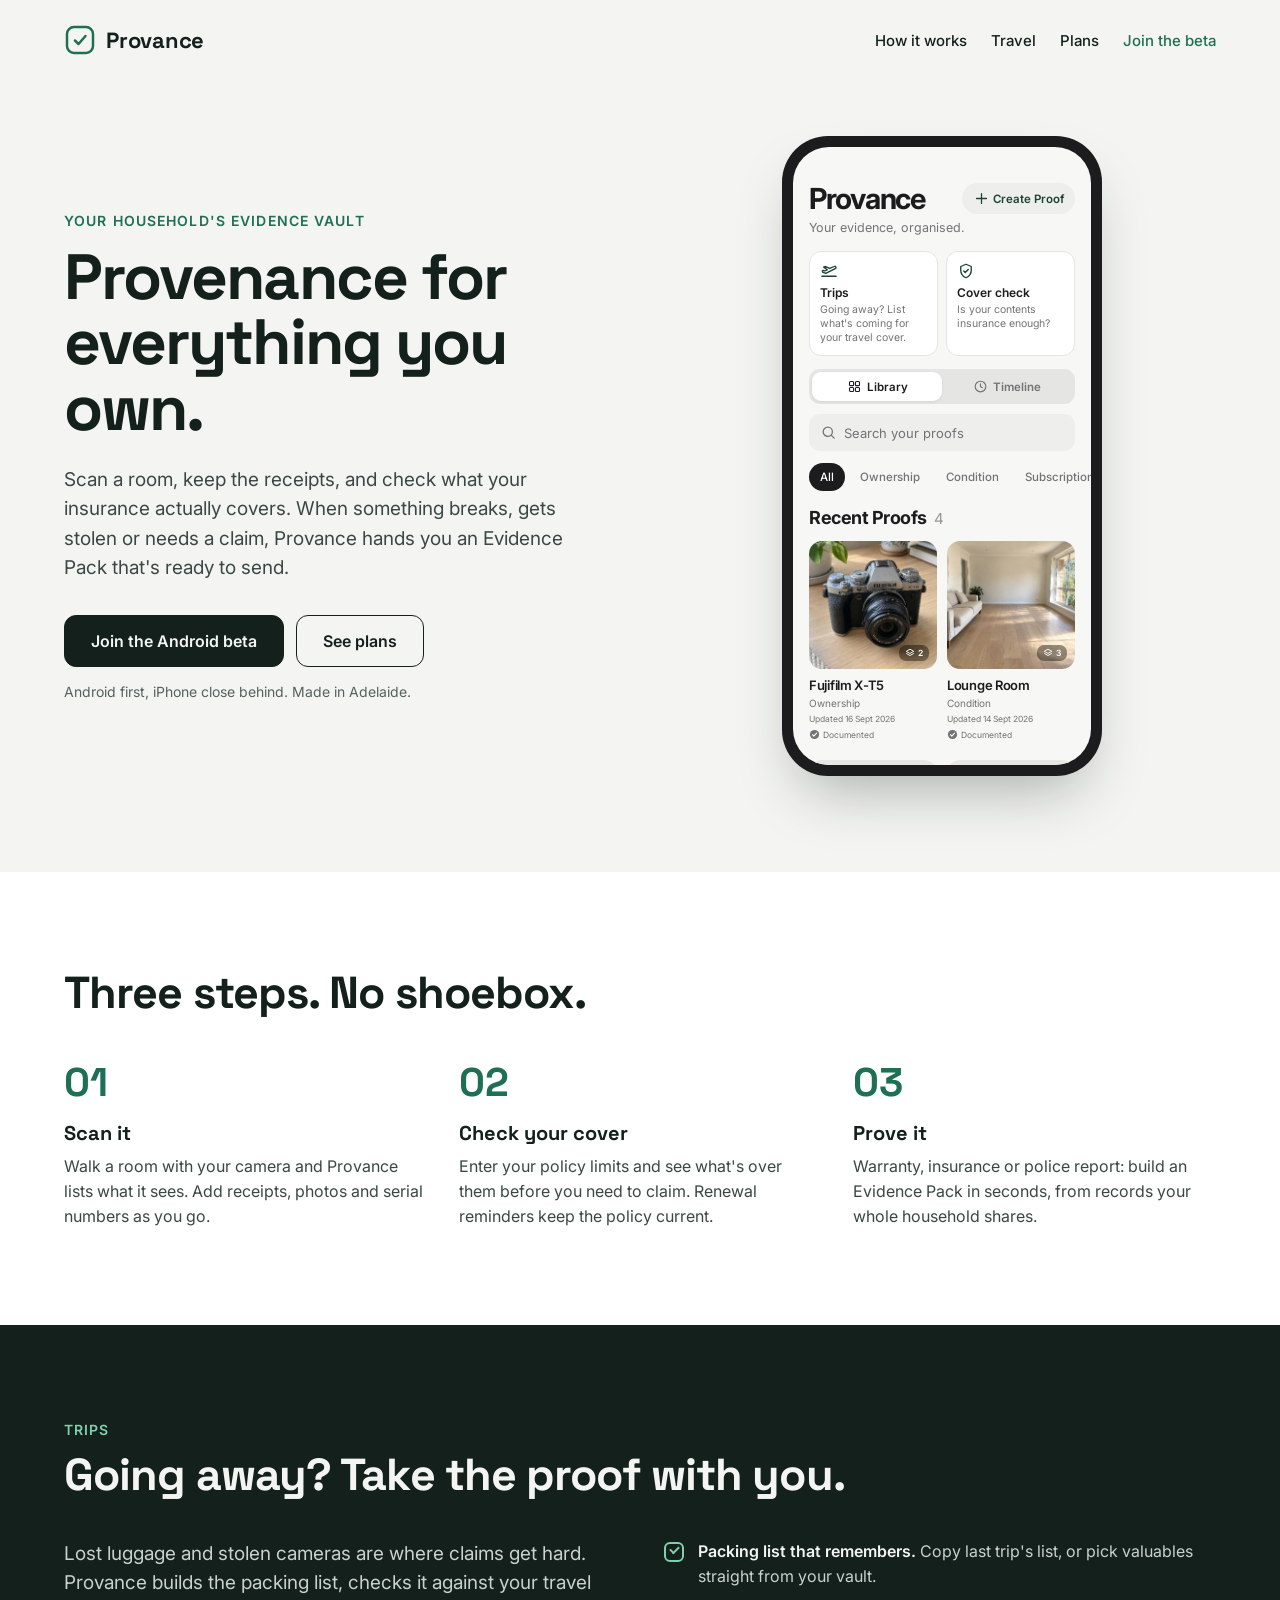
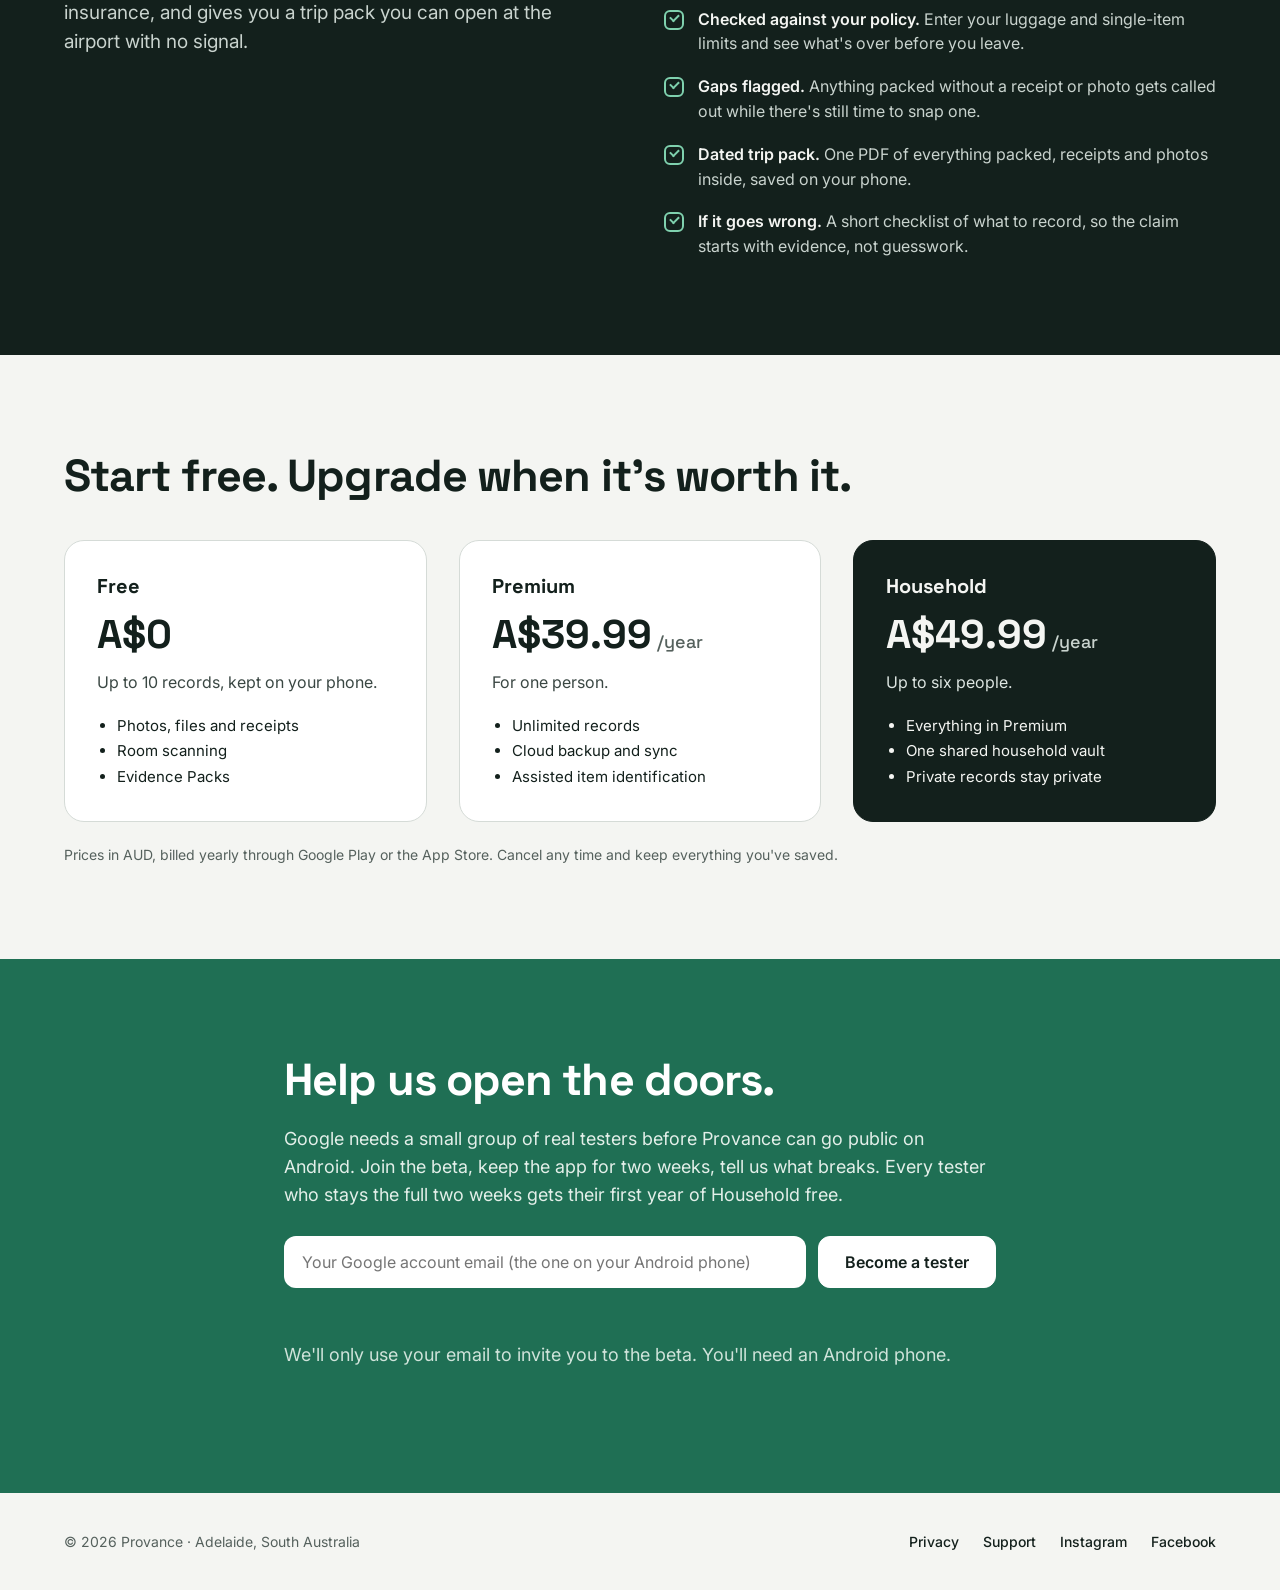
<file: index.html>
<!doctype html>
<html lang="en-AU">
<head>
<meta charset="utf-8">
<meta name="viewport" content="width=device-width,initial-scale=1">
<title>Provance: provenance for everything you own</title>
<meta name="description" content="Scan a room, keep the receipts, check your insurance cover and build an Evidence Pack for any claim. Your household's evidence vault, made in Adelaide.">
<meta property="og:title" content="Provance: provenance for everything you own">
<meta property="og:description" content="Scan a room, keep the receipts, check your cover, prove any claim.">
<meta property="og:url" content="https://provance.online">
<meta property="og:type" content="website">
<link rel="icon" href="/favicon.svg" type="image/svg+xml">
<link rel="preconnect" href="https://fonts.googleapis.com">
<link rel="preconnect" href="https://fonts.gstatic.com" crossorigin>
<link href="https://fonts.googleapis.com/css2?family=Space+Grotesk:wght@500;700&family=Inter:wght@400;500;600&display=swap" rel="stylesheet">
<link rel="stylesheet" href="/style.css">
</head>
<body>
<header><div class="wrap">
<a class="brand" href="/"><svg width="32" height="32" viewBox="0 0 32 32" aria-hidden="true"><rect x="3" y="3" width="26" height="26" rx="7" fill="none" stroke="#1F6F54" stroke-width="2.5"/><path d="M11 16.5l3.5 3.5L21.5 12" fill="none" stroke="#1F6F54" stroke-width="2.5" stroke-linecap="round" stroke-linejoin="round"/></svg>Provance</a>
<nav aria-label="Main"><a href="#how">How it works</a><a href="#travel">Travel</a><a href="#plans">Plans</a><a class="cta" href="#beta">Join the beta</a></nav>
</div></header>

<main>
<section class="wrap hero">
<div>
<p class="eyebrow">Your household's evidence vault</p>
<h1>Provenance for everything you own.</h1>
<p class="lede">Scan a room, keep the receipts, and check what your insurance actually covers. When something breaks, gets stolen or needs a claim, Provance hands you an Evidence Pack that's ready to send.</p>
<div class="btns"><a class="btn dark" href="#beta">Join the Android beta</a><a class="btn ghost" href="#plans">See plans</a></div>
<p class="small">Android first, iPhone close behind. Made in Adelaide.</p>
</div>
<div class="phone" aria-hidden="true"><div class="shell"><div class="screen app">
<div class="a-head"><span class="a-word">Provance</span><span class="a-create"><svg width="17" height="17" viewBox="0 0 24 24" fill="none" stroke="#1B4332" stroke-width="1.8" stroke-linecap="round" stroke-linejoin="round"><path d="M12 5v14M5 12h14"/></svg>Create Proof</span></div>
<div class="a-sub">Your evidence, organised.</div>
<div class="a-tiles"><div class="a-tile"><svg width="18" height="18" viewBox="0 0 24 24" fill="none" stroke="#1B4332" stroke-width="1.8" stroke-linecap="round" stroke-linejoin="round"><path d="M2.5 19h19M3.5 13.5l4.2 1.7 12.6-6.3a1.6 1.6 0 0 0-1.4-2.9L13 8.6 6.6 6 4.9 6.8l4.7 3.6-3.1 1.6-2-.9-1.4.6z"/></svg><b>Trips</b><span>Going away? List what's coming for your travel cover.</span></div><div class="a-tile"><svg width="18" height="18" viewBox="0 0 24 24" fill="none" stroke="#1B4332" stroke-width="1.8" stroke-linecap="round" stroke-linejoin="round"><path d="M12 3l7 3v5c0 4.5-3 8.3-7 10-4-1.7-7-5.5-7-10V6z"/><path d="M9 12l2 2 4-4"/></svg><b>Cover check</b><span>Is your contents insurance enough?</span></div></div>
<div class="a-switch"><span class="on"><svg width="15" height="15" viewBox="0 0 24 24" fill="none" stroke="#1C1C1E" stroke-width="1.8" stroke-linecap="round" stroke-linejoin="round"><rect x="4" y="4" width="6.5" height="6.5" rx="1.5"/><rect x="13.5" y="4" width="6.5" height="6.5" rx="1.5"/><rect x="4" y="13.5" width="6.5" height="6.5" rx="1.5"/><rect x="13.5" y="13.5" width="6.5" height="6.5" rx="1.5"/></svg>Library</span><span><svg width="15" height="15" viewBox="0 0 24 24" fill="none" stroke="#737374" stroke-width="1.8" stroke-linecap="round" stroke-linejoin="round"><circle cx="12" cy="12" r="8.5"/><path d="M12 7.5V12l3 2"/></svg>Timeline</span></div>
<div class="a-search"><svg width="17" height="17" viewBox="0 0 24 24" fill="none" stroke="#737374" stroke-width="1.8" stroke-linecap="round" stroke-linejoin="round"><circle cx="11" cy="11" r="6.5"/><path d="M20 20l-4.3-4.3"/></svg><span>Search your proofs</span></div>
<div class="a-filters"><span class="on">All</span><span>Ownership</span><span>Condition</span><span>Subscription</span></div>
<div class="a-sec"><b>Recent Proofs</b><span>4</span></div>
<div class="a-grid">
<div class="a-card"><div class="a-cover"><img src="/demo-camera.jpg" alt=""><span class="a-count"><svg width="10" height="10" viewBox="0 0 24 24" fill="none" stroke="#fff" stroke-width="2.2" stroke-linejoin="round"><path d="M12 3l9 5-9 5-9-5z"/><path d="M3 13l9 5 9-5"/></svg>2</span></div><b>Fujifilm X-T5</b><span class="t">Ownership</span><span class="d">Updated 16 Sept 2026</span><span class="s"><svg width="11" height="11" viewBox="0 0 24 24"><circle cx="12" cy="12" r="10" fill="#737374"/><path d="M7.5 12.5l3 3 6-6.5" fill="none" stroke="#fff" stroke-width="2.4" stroke-linecap="round" stroke-linejoin="round"/></svg>Documented</span></div>
<div class="a-card"><div class="a-cover"><img src="/demo-lounge.jpg" alt=""><span class="a-count"><svg width="10" height="10" viewBox="0 0 24 24" fill="none" stroke="#fff" stroke-width="2.2" stroke-linejoin="round"><path d="M12 3l9 5-9 5-9-5z"/><path d="M3 13l9 5 9-5"/></svg>3</span></div><b>Lounge Room</b><span class="t">Condition</span><span class="d">Updated 14 Sept 2026</span><span class="s"><svg width="11" height="11" viewBox="0 0 24 24"><circle cx="12" cy="12" r="10" fill="#737374"/><path d="M7.5 12.5l3 3 6-6.5" fill="none" stroke="#fff" stroke-width="2.4" stroke-linecap="round" stroke-linejoin="round"/></svg>Documented</span></div>
<div class="a-card"><div class="a-cover empty"><svg width="30" height="30" viewBox="0 0 24 24" fill="none" stroke="#9C9C96" stroke-width="1.8" stroke-linecap="round" stroke-linejoin="round"><path d="M17 2.5l3 3-3 3"/><path d="M4 11.5v-1a5 5 0 0 1 5-5h11"/><path d="M7 21.5l-3-3 3-3"/><path d="M20 12.5v1a5 5 0 0 1-5 5H4"/></svg><em>No cover photo</em></div><b>Home &amp; contents</b><span class="t">Subscription</span><span class="d">Updated 12 Sept 2026</span><span class="s"><svg width="11" height="11" viewBox="0 0 24 24"><circle cx="12" cy="12" r="10" fill="#737374"/><path d="M7.5 12.5l3 3 6-6.5" fill="none" stroke="#fff" stroke-width="2.4" stroke-linecap="round" stroke-linejoin="round"/></svg>Documented</span><span class="r">Renews 1 Mar 2027</span></div>
<div class="a-card"><div class="a-cover empty"><svg width="30" height="30" viewBox="0 0 24 24" fill="none" stroke="#9C9C96" stroke-width="1.8" stroke-linecap="round" stroke-linejoin="round"><path d="M13 3L5 13.5h6L10 21l8-10.5h-6z"/></svg><em>No cover photo</em></div><b>Rear bumper damage</b><span class="t">Incident</span><span class="d">Updated 11 Sept 2026</span><span class="s amber"><svg width="11" height="11" viewBox="0 0 24 24"><circle cx="12" cy="12" r="9" fill="none" stroke="#866332" stroke-width="2.2"/></svg>Needs evidence</span></div>
</div>
</div></div></div>
</section>

<section id="how" class="white"><div class="wrap section">
<h2>Three steps. No shoebox.</h2>
<div class="grid3">
<div><span class="num">01</span><h3>Scan it</h3><p>Walk a room with your camera and Provance lists what it sees. Add receipts, photos and serial numbers as you go.</p></div>
<div><span class="num">02</span><h3>Check your cover</h3><p>Enter your policy limits and see what's over them before you need to claim. Renewal reminders keep the policy current.</p></div>
<div><span class="num">03</span><h3>Prove it</h3><p>Warranty, insurance or police report: build an Evidence Pack in seconds, from records your whole household shares.</p></div>
</div>
</div></section>

<section id="travel" class="travel"><div class="wrap section">
<p class="eyebrow light">Trips</p>
<h2>Going away? Take the proof with you.</h2>
<div class="travel-grid">
<div class="lede-col">
<p class="lede light">Lost luggage and stolen cameras are where claims get hard. Provance builds the packing list, checks it against your travel insurance, and gives you a trip pack you can open at the airport with no signal.</p>
</div>
<ul class="ticks">
<li><b>Packing list that remembers.</b> Copy last trip's list, or pick valuables straight from your vault.</li>
<li><b>Checked against your policy.</b> Enter your luggage and single-item limits and see what's over before you leave.</li>
<li><b>Gaps flagged.</b> Anything packed without a receipt or photo gets called out while there's still time to snap one.</li>
<li><b>Dated trip pack.</b> One PDF of everything packed, receipts and photos inside, saved on your phone.</li>
<li><b>If it goes wrong.</b> A short checklist of what to record, so the claim starts with evidence, not guesswork.</li>
</ul>
</div>
</div></section>

<section id="plans" class="wrap section">
<h2>Start free. Upgrade when it's worth it.</h2>
<div class="grid3">
<div class="plan"><h3>Free</h3><div class="price">A$0</div><p>Up to 10 records, kept on your phone.</p><ul><li>Photos, files and receipts</li><li>Room scanning</li><li>Evidence Packs</li></ul></div>
<div class="plan"><h3>Premium</h3><div class="price">A$39.99<small> /year</small></div><p>For one person.</p><ul><li>Unlimited records</li><li>Cloud backup and sync</li><li>Assisted item identification</li></ul></div>
<div class="plan feature"><h3>Household</h3><div class="price">A$49.99<small> /year</small></div><p>Up to six people.</p><ul><li>Everything in Premium</li><li>One shared household vault</li><li>Private records stay private</li></ul></div>
</div>
<p class="small" style="margin-top:24px">Prices in AUD, billed yearly through Google Play or the App Store. Cancel any time and keep everything you've saved.</p>
</section>

<section id="beta" class="beta"><div class="inner">
<h2>Help us open the doors.</h2>
<p>Google needs a small group of real testers before Provance can go public on Android. Join the beta, keep the app for two weeks, tell us what breaks. Every tester who stays the full two weeks gets their first year of Household free.</p>
<form id="beta-form" novalidate>
<label class="vh" for="email">Your Google account email</label>
<input id="email" name="email" type="email" required autocomplete="email" placeholder="Your Google account email (the one on your Android phone)">
<button class="btn" type="submit">Become a tester</button>
<p id="msg" role="status" aria-live="polite"></p>
</form>
<p class="small">We'll only use your email to invite you to the beta. You'll need an Android phone.</p>
</div></section>
</main>

<footer><div class="wrap">
<span>© 2026 Provance · Adelaide, South Australia</span>
<nav aria-label="Footer"><a href="/privacy">Privacy</a><a href="mailto:support@provance.online">Support</a><a href="https://www.instagram.com/provanceapp/">Instagram</a><a href="https://www.facebook.com/profile.php?id=61596382783455">Facebook</a></nav>
</div></footer>

<script>
(function(){
  var URL='https://ldkhjralfbwsrjgfhbnr.supabase.co/rest/v1/beta_signups';
  var KEY='sb_publishable_C-yK1ChCBLIzHpQ_1tIQFg_rD1X6llE';
  var form=document.getElementById('beta-form'),input=document.getElementById('email'),msg=document.getElementById('msg'),btn=form.querySelector('button');
  form.addEventListener('submit',function(e){
    e.preventDefault();
    var email=input.value.trim();
    if(!/^[^@\s]+@[^@\s]+\.[^@\s]+$/.test(email)){msg.textContent='That email doesn’t look right. Try again?';input.focus();return;}
    btn.disabled=true;msg.textContent='Signing you up…';
    fetch(URL,{method:'POST',headers:{'apikey':KEY,'Content-Type':'application/json','Prefer':'return=minimal'},body:JSON.stringify({email:email,platform:'android'})})
      .then(function(r){
        if(r.ok||r.status===409){form.reset();msg.textContent='You’re on the list. Watch your inbox for the invite from Google Play.';}
        else{msg.textContent='Something went wrong. Email support@provance.online and we’ll add you.';}
      })
      .catch(function(){msg.textContent='No connection. Check your internet and try again.';})
      .finally(function(){btn.disabled=false;});
  });
})();
</script>
</body>
</html>
</file>
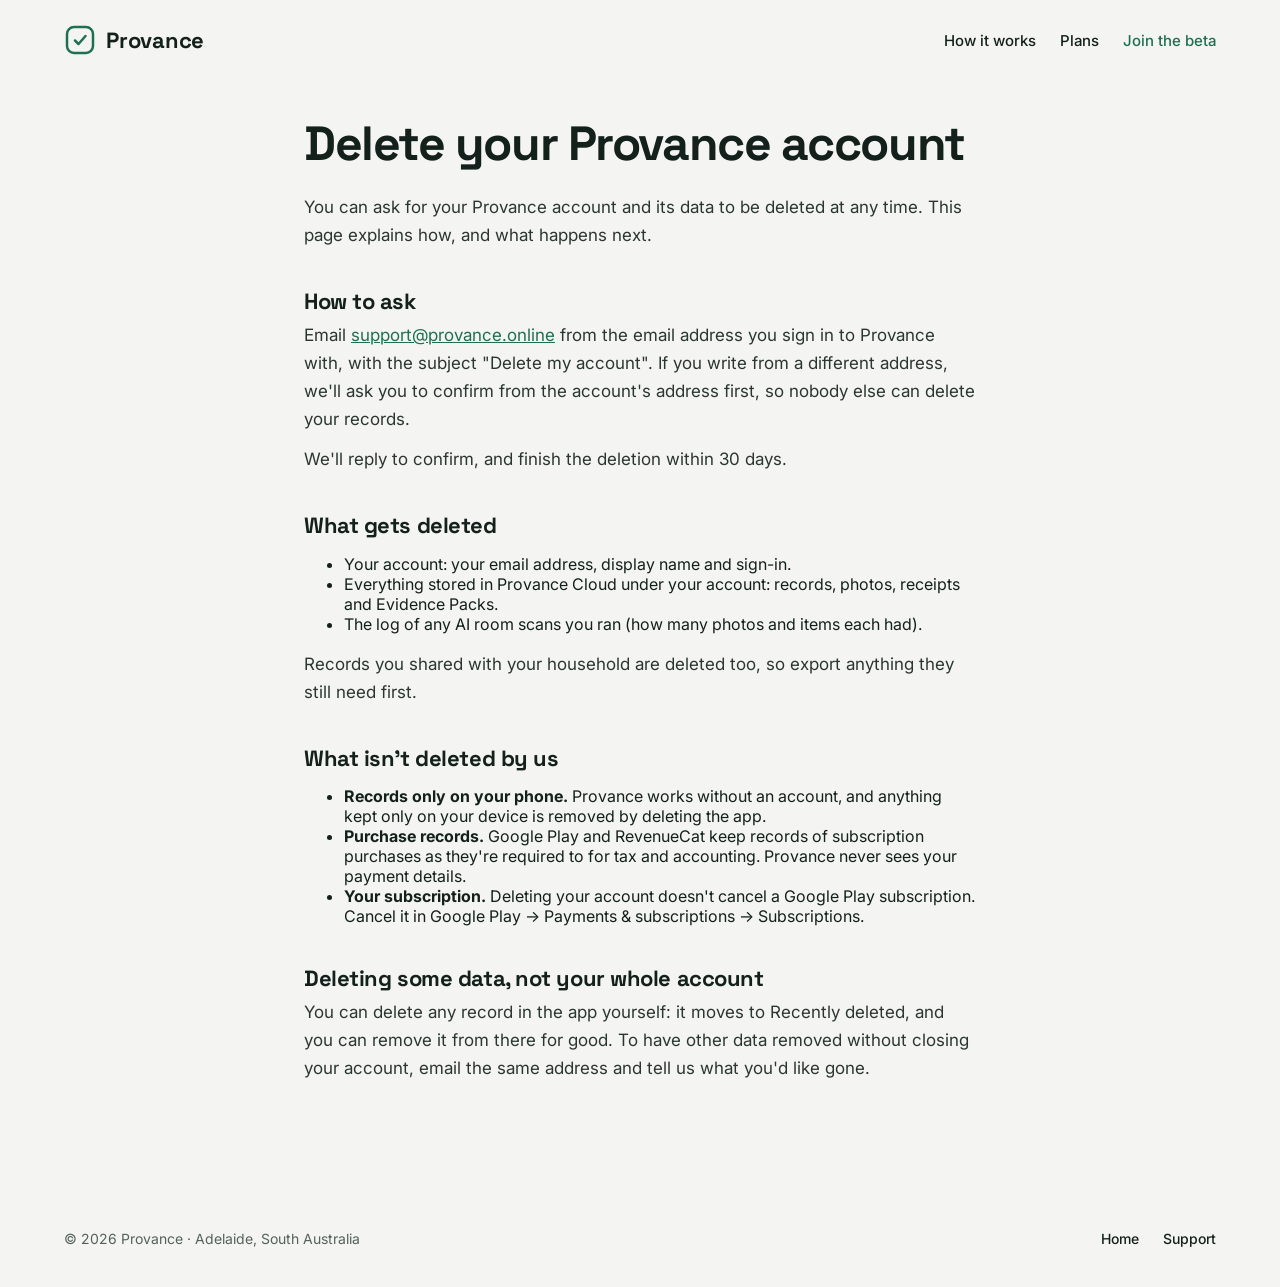
<file: delete-account.html>
<!doctype html>
<html lang="en-AU">
<head>
<meta charset="utf-8">
<meta name="viewport" content="width=device-width,initial-scale=1">
<title>Delete your account · Provance</title>
<meta name="description" content="How to delete your Provance account and the data stored with it.">
<link rel="icon" href="/favicon.svg" type="image/svg+xml">
<link rel="preconnect" href="https://fonts.googleapis.com">
<link rel="preconnect" href="https://fonts.gstatic.com" crossorigin>
<link href="https://fonts.googleapis.com/css2?family=Space+Grotesk:wght@500;700&family=Inter:wght@400;500;600&display=swap" rel="stylesheet">
<link rel="stylesheet" href="/style.css">
</head>
<body>
<header><div class="wrap">
<a class="brand" href="/"><svg width="32" height="32" viewBox="0 0 32 32" aria-hidden="true"><rect x="3" y="3" width="26" height="26" rx="7" fill="none" stroke="#1F6F54" stroke-width="2.5"/><path d="M11 16.5l3.5 3.5L21.5 12" fill="none" stroke="#1F6F54" stroke-width="2.5" stroke-linecap="round" stroke-linejoin="round"/></svg>Provance</a>
<nav aria-label="Main"><a href="/#how">How it works</a><a href="/#plans">Plans</a><a class="cta" href="/#beta">Join the beta</a></nav>
</div></header>
<main class="wrap doc">
<h1>Delete your Provance account</h1>
<p>You can ask for your Provance account and its data to be deleted at any time. This page explains how, and what happens next.</p>

<h2>How to ask</h2>
<p>Email <a href="mailto:support@provance.online?subject=Delete%20my%20Provance%20account">support@provance.online</a> from the email address you sign in to Provance with, with the subject "Delete my account". If you write from a different address, we'll ask you to confirm from the account's address first, so nobody else can delete your records.</p>
<p>We'll reply to confirm, and finish the deletion within 30 days.</p>

<h2>What gets deleted</h2>
<ul>
<li>Your account: your email address, display name and sign-in.</li>
<li>Everything stored in Provance Cloud under your account: records, photos, receipts and Evidence Packs.</li>
<li>The log of any AI room scans you ran (how many photos and items each had).</li>
</ul>
<p>Records you shared with your household are deleted too, so export anything they still need first.</p>

<h2>What isn't deleted by us</h2>
<ul>
<li><strong>Records only on your phone.</strong> Provance works without an account, and anything kept only on your device is removed by deleting the app.</li>
<li><strong>Purchase records.</strong> Google Play and RevenueCat keep records of subscription purchases as they're required to for tax and accounting. Provance never sees your payment details.</li>
<li><strong>Your subscription.</strong> Deleting your account doesn't cancel a Google Play subscription. Cancel it in Google Play → Payments &amp; subscriptions → Subscriptions.</li>
</ul>

<h2>Deleting some data, not your whole account</h2>
<p>You can delete any record in the app yourself: it moves to Recently deleted, and you can remove it from there for good. To have other data removed without closing your account, email the same address and tell us what you'd like gone.</p>
</main>
<footer><div class="wrap">
<span>© 2026 Provance · Adelaide, South Australia</span>
<nav aria-label="Footer"><a href="/">Home</a><a href="mailto:support@provance.online">Support</a></nav>
</div></footer>
</body>
</html>
</file>
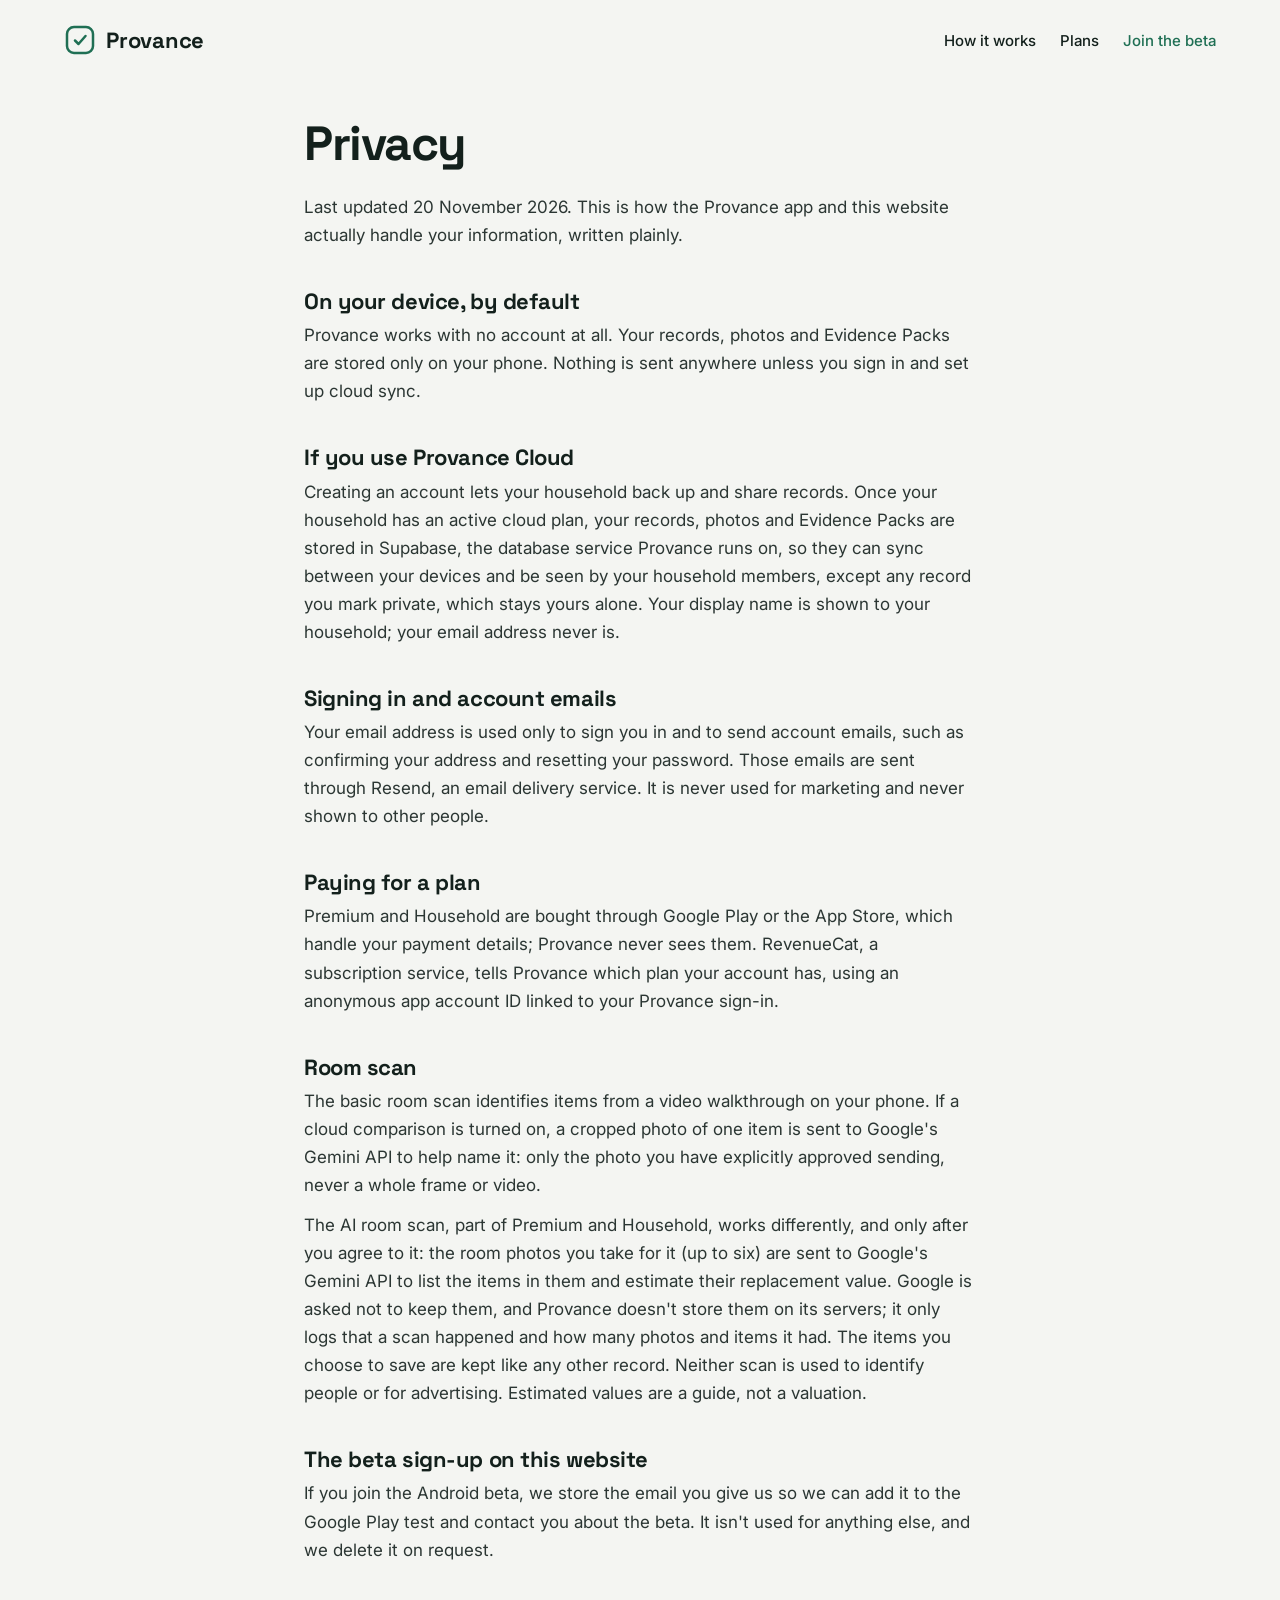
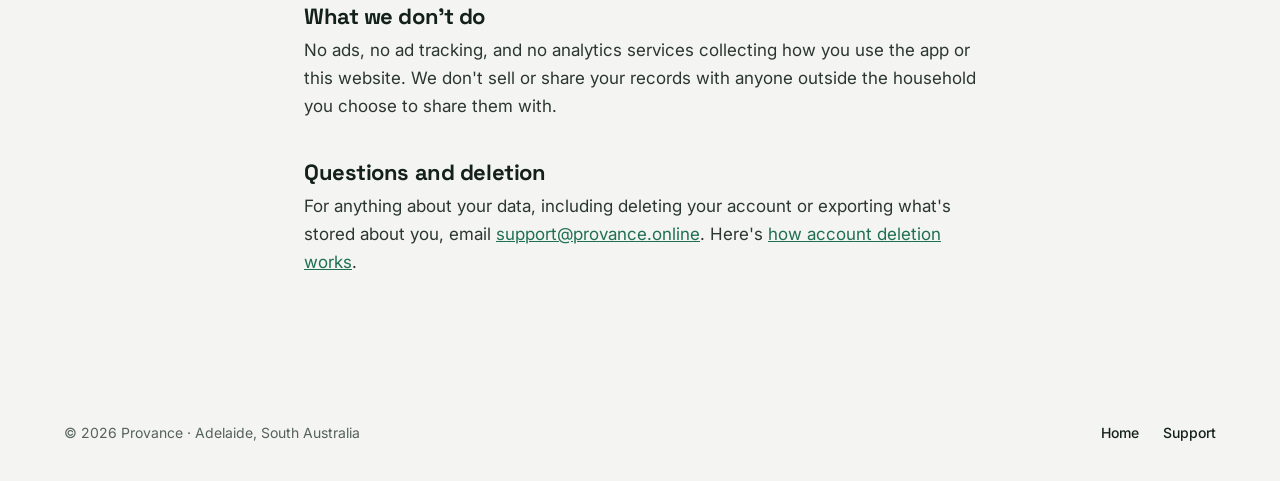
<file: privacy.html>
<!doctype html>
<html lang="en-AU">
<head>
<meta charset="utf-8">
<meta name="viewport" content="width=device-width,initial-scale=1">
<title>Privacy · Provance</title>
<meta name="description" content="How Provance handles your records, your account and your data.">
<link rel="icon" href="/favicon.svg" type="image/svg+xml">
<link rel="preconnect" href="https://fonts.googleapis.com">
<link rel="preconnect" href="https://fonts.gstatic.com" crossorigin>
<link href="https://fonts.googleapis.com/css2?family=Space+Grotesk:wght@500;700&family=Inter:wght@400;500;600&display=swap" rel="stylesheet">
<link rel="stylesheet" href="/style.css">
</head>
<body>
<header><div class="wrap">
<a class="brand" href="/"><svg width="32" height="32" viewBox="0 0 32 32" aria-hidden="true"><rect x="3" y="3" width="26" height="26" rx="7" fill="none" stroke="#1F6F54" stroke-width="2.5"/><path d="M11 16.5l3.5 3.5L21.5 12" fill="none" stroke="#1F6F54" stroke-width="2.5" stroke-linecap="round" stroke-linejoin="round"/></svg>Provance</a>
<nav aria-label="Main"><a href="/#how">How it works</a><a href="/#plans">Plans</a><a class="cta" href="/#beta">Join the beta</a></nav>
</div></header>
<main class="wrap doc">
<h1>Privacy</h1>
<p>Last updated 20 November 2026. This is how the Provance app and this website actually handle your information, written plainly.</p>

<h2>On your device, by default</h2>
<p>Provance works with no account at all. Your records, photos and Evidence Packs are stored only on your phone. Nothing is sent anywhere unless you sign in and set up cloud sync.</p>

<h2>If you use Provance Cloud</h2>
<p>Creating an account lets your household back up and share records. Once your household has an active cloud plan, your records, photos and Evidence Packs are stored in Supabase, the database service Provance runs on, so they can sync between your devices and be seen by your household members, except any record you mark private, which stays yours alone. Your display name is shown to your household; your email address never is.</p>

<h2>Signing in and account emails</h2>
<p>Your email address is used only to sign you in and to send account emails, such as confirming your address and resetting your password. Those emails are sent through Resend, an email delivery service. It is never used for marketing and never shown to other people.</p>

<h2>Paying for a plan</h2>
<p>Premium and Household are bought through Google Play or the App Store, which handle your payment details; Provance never sees them. RevenueCat, a subscription service, tells Provance which plan your account has, using an anonymous app account ID linked to your Provance sign-in.</p>

<h2>Room scan</h2>
<p>The basic room scan identifies items from a video walkthrough on your phone. If a cloud comparison is turned on, a cropped photo of one item is sent to Google's Gemini API to help name it: only the photo you have explicitly approved sending, never a whole frame or video.</p>
<p>The AI room scan, part of Premium and Household, works differently, and only after you agree to it: the room photos you take for it (up to six) are sent to Google's Gemini API to list the items in them and estimate their replacement value. Google is asked not to keep them, and Provance doesn't store them on its servers; it only logs that a scan happened and how many photos and items it had. The items you choose to save are kept like any other record. Neither scan is used to identify people or for advertising. Estimated values are a guide, not a valuation.</p>

<h2>The beta sign-up on this website</h2>
<p>If you join the Android beta, we store the email you give us so we can add it to the Google Play test and contact you about the beta. It isn't used for anything else, and we delete it on request.</p>

<h2>What we don't do</h2>
<p>No ads, no ad tracking, and no analytics services collecting how you use the app or this website. We don't sell or share your records with anyone outside the household you choose to share them with.</p>

<h2>Questions and deletion</h2>
<p>For anything about your data, including deleting your account or exporting what's stored about you, email <a href="mailto:support@provance.online">support@provance.online</a>. Here's <a href="/delete-account">how account deletion works</a>.</p>
</main>
<footer><div class="wrap">
<span>© 2026 Provance · Adelaide, South Australia</span>
<nav aria-label="Footer"><a href="/">Home</a><a href="mailto:support@provance.online">Support</a></nav>
</div></footer>
</body>
</html>
</file>
<file: style.css>
*{box-sizing:border-box}
html{scroll-behavior:smooth}
body{margin:0;font-family:Inter,system-ui,-apple-system,"Segoe UI",sans-serif;color:#13201C;background:#F4F5F2;-webkit-font-smoothing:antialiased}
a{color:#1F6F54}a:hover{color:#164F3C}
h1,h2,h3,.brand,.num,.price{font-family:"Space Grotesk",Inter,sans-serif}
.wrap{max-width:1200px;margin:0 auto;padding:0 24px}
header .wrap{display:flex;flex-wrap:wrap;gap:16px;align-items:center;justify-content:space-between;padding-top:24px;padding-bottom:24px}
.brand{display:flex;align-items:center;gap:10px;font-weight:700;font-size:22px;letter-spacing:-.01em;text-decoration:none;color:#13201C}
nav{display:flex;flex-wrap:wrap;gap:24px;font-size:15px;font-weight:500}
nav a{text-decoration:none;color:#13201C}nav a.cta{color:#1F6F54}
.hero{display:grid;grid-template-columns:repeat(auto-fit,minmax(320px,1fr));gap:56px;align-items:center;padding-top:56px;padding-bottom:96px}
.eyebrow{margin:0;font-size:14px;font-weight:600;letter-spacing:.08em;text-transform:uppercase;color:#1F6F54}
h1{margin:16px 0 24px;font-weight:700;font-size:clamp(2.6rem,5vw,4.4rem);line-height:1.02;letter-spacing:-.03em}
.lede{margin:0;font-size:19px;line-height:1.55;color:#3A4743;max-width:34rem}
.btns{display:flex;flex-wrap:wrap;gap:12px;padding:32px 0 16px}
.btn{display:inline-flex;align-items:center;justify-content:center;min-height:52px;padding:0 26px;border-radius:12px;font-weight:600;font-size:16px;text-decoration:none;border:1.5px solid #13201C;cursor:pointer;font-family:inherit}
.btn.dark{background:#13201C;color:#F4F5F2}.btn.dark:hover{background:#24342F;color:#fff}
.btn.ghost{background:transparent;color:#13201C}.btn.ghost:hover{background:#E6EBE8}
.small{margin:0;font-size:14px;color:#55615D}
.phone{display:flex;justify-content:center}
.phone .shell{width:300px;height:600px;border-radius:44px;background:#13201C;padding:14px}
.phone .screen{height:100%;border-radius:32px;background:#fff;padding:28px 20px;display:flex;flex-direction:column;gap:12px}
.phone .title{font-family:"Space Grotesk",sans-serif;font-weight:700;font-size:22px}
.phone .sub{font-size:13px;color:#55615D;margin-bottom:6px}
.rec{border-radius:14px;background:#EEF3EF;padding:14px;display:flex;flex-direction:column;gap:4px}
.rec b{font-size:15px}.rec span{font-size:13px;color:#3A4743}
.rec.warn{background:#FBEFD9}.rec.warn span{color:#6B4A12}
section.white{background:#fff}
.section{padding-top:96px;padding-bottom:96px}
h2{margin:0 0 40px;font-size:clamp(2rem,3.5vw,2.8rem);letter-spacing:-.02em;line-height:1.1}
.grid3{display:grid;grid-template-columns:repeat(auto-fit,minmax(260px,1fr));gap:32px}
.num{font-weight:700;font-size:40px;color:#1F6F54}
h3{margin:12px 0 8px;font-size:20px}
.grid3 p{margin:0;font-size:16px;line-height:1.55;color:#3A4743}
.plan{border-radius:20px;background:#fff;border:1px solid #D5DBD7;padding:32px;display:flex;flex-direction:column;gap:10px}
.plan.feature{background:#13201C;color:#F4F5F2;border-color:#13201C}
.plan h3{margin:0}.price{font-size:40px;font-weight:700}.price small{font-size:18px;font-weight:500;color:#55615D}
.plan.feature .price small{color:#C9D3CE}.plan p{margin:0;font-size:16px;line-height:1.55;color:#3A4743}.plan.feature p{color:#DDE5E1}
.plan ul{margin:8px 0 0;padding-left:20px;line-height:1.7;font-size:15px}
.beta{background:#1F6F54;color:#fff}
.beta .inner{max-width:760px;margin:0 auto;padding:96px 24px}
.beta h2{margin-bottom:20px}.beta p{font-size:18px;line-height:1.55;color:#E3EFE9;margin:0 0 28px}
form{display:flex;flex-wrap:wrap;gap:12px}
label.vh{position:absolute;width:1px;height:1px;overflow:hidden;clip:rect(0 0 0 0)}
input[type=email]{flex:1 1 280px;min-height:52px;border-radius:12px;border:0;padding:0 18px;font-size:16px;font-family:inherit}
.beta .btn{background:#fff;color:#13201C;border-color:#fff}.beta .btn:hover{background:#E3EFE9}
#msg{flex-basis:100%;margin:4px 0 0;font-size:15px;color:#fff;min-height:1.4em}
.beta .small{color:#CFE3DA;margin-top:16px}
footer .wrap{display:flex;flex-wrap:wrap;gap:24px;justify-content:space-between;padding-top:40px;padding-bottom:40px;font-size:14px;color:#55615D}
footer nav{gap:24px;font-size:14px}
.doc{max-width:720px;padding-top:24px;padding-bottom:96px}
.doc h1{font-size:clamp(2.2rem,4vw,3rem)}.doc h2{font-size:22px;margin:40px 0 8px}.doc p{font-size:17px;line-height:1.65;color:#2B3633;margin:0 0 12px}
:focus-visible{outline:3px solid #1F6F54;outline-offset:3px}
.travel{background:#13201C;color:#F4F5F2}
.travel h2{color:#F4F5F2}
.eyebrow.light{color:#7FD1AE;margin-bottom:12px}
.lede.light{color:#C9D3CE}
.travel-grid{display:grid;grid-template-columns:repeat(auto-fit,minmax(300px,1fr));gap:48px;align-items:start}
.ticks{list-style:none;margin:0;padding:0;display:flex;flex-direction:column;gap:18px}
.ticks li{position:relative;padding-left:34px;font-size:16px;line-height:1.55;color:#C9D3CE}
.ticks li b{color:#F4F5F2;font-weight:600}
.ticks li::before{content:"";position:absolute;left:0;top:3px;width:20px;height:20px;border-radius:6px;border:2px solid #7FD1AE;box-sizing:border-box}
.ticks li::after{content:"";position:absolute;left:6px;top:7px;width:7px;height:4px;border-left:2px solid #7FD1AE;border-bottom:2px solid #7FD1AE;transform:rotate(-45deg)}
.phone .shell{width:320px;height:640px;border-radius:46px;background:#1C1C1E;padding:11px;box-shadow:0 30px 60px -20px rgba(19,32,28,.35)}
.screen.app{background:#F7F7F5;border-radius:36px;padding:34px 16px 0;overflow:hidden;display:block;height:100%;font-family:-apple-system,"SF Pro Text",Inter,system-ui,sans-serif;color:#1C1C1E}
.a-head{display:flex;justify-content:space-between;align-items:center}
.a-word{font-size:29px;font-weight:700;letter-spacing:-1.3px}
.a-create{display:inline-flex;align-items:center;gap:3px;background:#EEEEEC;border-radius:20px;padding:7px 11px;color:#1B4332;font-size:11.5px;font-weight:600}
.a-sub{font-size:12.5px;color:#737374;margin:4px 0 16px}
.a-tiles{display:flex;gap:8px;margin-bottom:13px}
.a-tile{flex:1;background:#fff;border:1px solid #E5E5E3;border-radius:12px;padding:10px;display:flex;flex-direction:column;gap:3px;min-height:84px}
.a-tile b{font-size:12px;font-weight:600;margin-top:2px}.a-tile span{font-size:10.5px;line-height:14px;color:#737374}
.a-switch{display:flex;background:#E5E5E3;border-radius:11px;padding:3px}
.a-switch span{flex:1;display:flex;align-items:center;justify-content:center;gap:5px;font-size:11.5px;font-weight:600;color:#737374;padding:7px 0;border-radius:9px}
.a-switch span.on{background:#fff;color:#1C1C1E;box-shadow:0 1px 3px rgba(0,0,0,.08)}
.a-search{display:flex;align-items:center;gap:7px;background:#EEEEEC;border-radius:11px;padding:10px 11px;margin-top:10px;font-size:13px;color:#737374}
.a-filters{display:flex;gap:4px;padding:12px 0 16px;white-space:nowrap}
.a-filters span{font-size:11.5px;font-weight:500;color:#737374;padding:7px 11px;border-radius:20px}
.a-filters span.on{background:#1C1C1E;color:#fff}
.a-sec{display:flex;align-items:baseline;gap:7px;margin-bottom:13px}.a-sec b{font-size:18px;font-weight:700;letter-spacing:-.5px}.a-sec span{font-size:15px;color:#979794}
.a-grid{display:grid;grid-template-columns:1fr 1fr;column-gap:10px;row-gap:20px}
.a-card{display:flex;flex-direction:column;min-width:0}
.a-cover{position:relative;aspect-ratio:1;border-radius:13px;overflow:hidden;background:#E8E7E3;margin-bottom:8px}
.a-cover img{width:100%;height:100%;object-fit:cover;display:block}
.a-cover.empty{display:flex;flex-direction:column;align-items:center;justify-content:center;gap:6px}
.a-cover.empty em{font-style:normal;font-size:9.5px;color:#9C9C96}
.a-count{position:absolute;right:8px;bottom:8px;display:inline-flex;align-items:center;gap:3px;background:rgba(0,0,0,.4);color:#fff;font-size:8.5px;font-weight:600;border-radius:7px;padding:3px 6px}
.a-card b{font-size:13px;line-height:17px;font-weight:600;letter-spacing:-.3px;white-space:nowrap;overflow:hidden;text-overflow:ellipsis}
.a-card .t{font-size:10px;color:#737374;margin-top:3px}.a-card .d{font-size:8.5px;color:#737374;margin-top:5px}
.a-card .s{display:flex;align-items:center;gap:3px;font-size:8.5px;color:#737374;margin-top:5px}.a-card .s.amber{color:#866332}
.a-card .r{font-size:8.5px;color:#1B4332;margin-top:4px}
</file>
